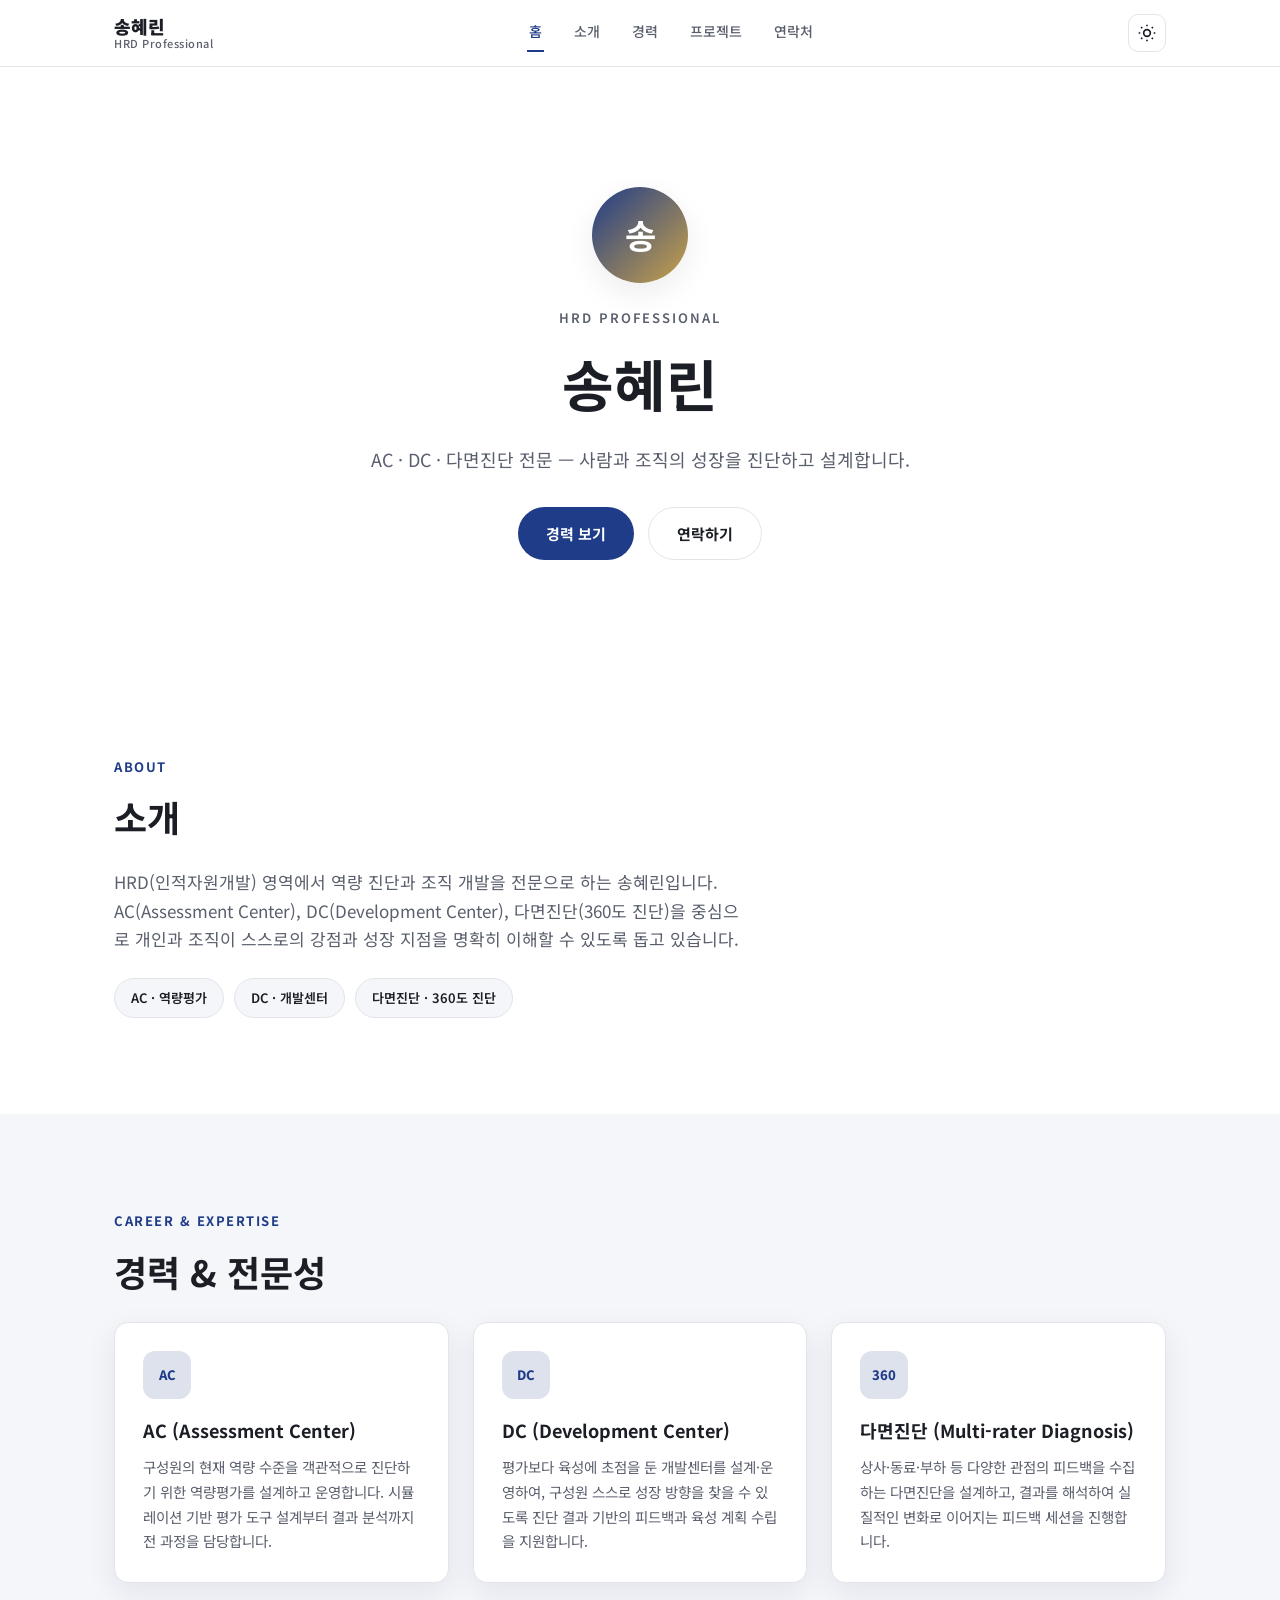
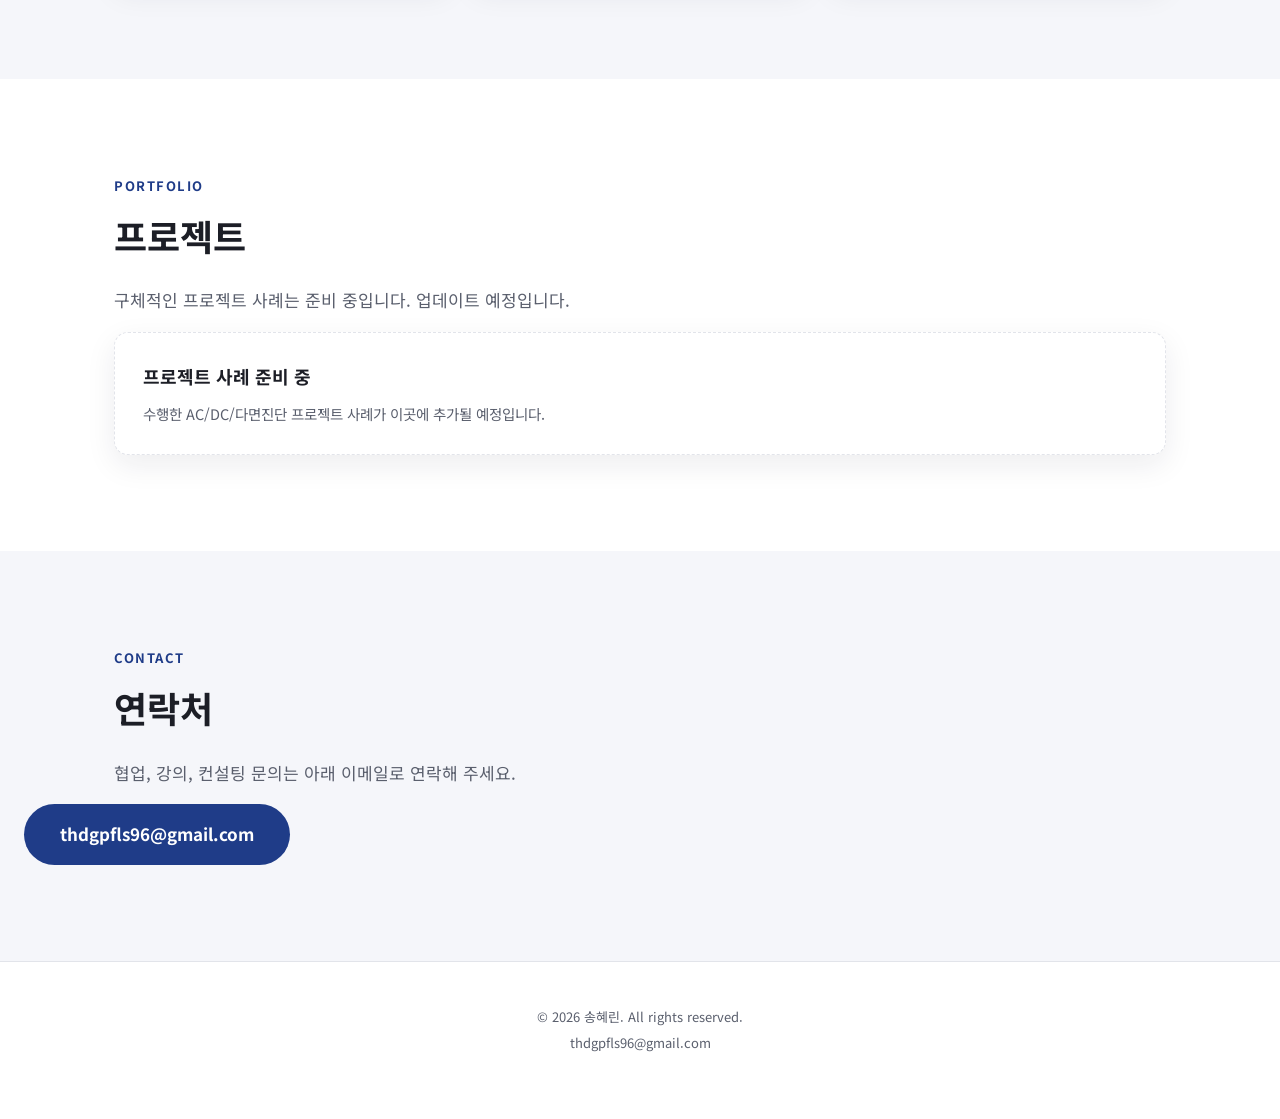
<file: DemoPort/index.html>
<!DOCTYPE html>
<html lang="ko">
<head>
<meta charset="UTF-8">
<meta name="viewport" content="width=device-width, initial-scale=1.0">
<title>송혜린 | HRD 전문가</title>
<meta name="description" content="송혜린 - HRD 전문가. AC(역량평가), DC(개발센터), 다면진단 전문 프로필 사이트입니다.">
<meta property="og:title" content="송혜린 | HRD 전문가">
<meta property="og:description" content="AC · DC · 다면진단 전문 HRD 프로필">
<meta property="og:type" content="website">
<meta property="og:locale" content="ko_KR">
<link rel="preconnect" href="https://fonts.googleapis.com">
<link rel="preconnect" href="https://fonts.gstatic.com" crossorigin>
<link href="https://fonts.googleapis.com/css2?family=Noto+Sans+KR:wght@400;500;700;900&display=swap" rel="stylesheet">
<link rel="stylesheet" href="style.css">
</head>
<body>

<header class="site-header" id="top">
  <div class="header-inner">
    <a href="#home" class="brand">송혜린<span class="brand-sub">HRD Professional</span></a>

    <nav class="main-nav" id="mainNav">
      <a href="#home" class="nav-link">홈</a>
      <a href="#about" class="nav-link">소개</a>
      <a href="#career" class="nav-link">경력</a>
      <a href="#portfolio" class="nav-link">프로젝트</a>
      <a href="#contact" class="nav-link">연락처</a>
    </nav>

    <div class="header-actions">
      <button id="themeToggle" class="icon-btn" aria-label="다크모드 전환" title="다크모드 전환">
        <svg class="icon-sun" viewBox="0 0 24 24" width="20" height="20" fill="none" stroke="currentColor" stroke-width="2"><circle cx="12" cy="12" r="4"/><path d="M12 2v2M12 20v2M4.9 4.9l1.4 1.4M17.7 17.7l1.4 1.4M2 12h2M20 12h2M4.9 19.1l1.4-1.4M17.7 6.3l1.4-1.4"/></svg>
        <svg class="icon-moon" viewBox="0 0 24 24" width="20" height="20" fill="none" stroke="currentColor" stroke-width="2"><path d="M21 12.8A9 9 0 1 1 11.2 3 7 7 0 0 0 21 12.8z"/></svg>
      </button>
      <button id="navToggle" class="icon-btn nav-toggle" aria-label="메뉴 열기" aria-expanded="false">
        <span></span><span></span><span></span>
      </button>
    </div>
  </div>
</header>

<main>

  <!-- 홈 -->
  <section id="home" class="section hero">
    <div class="hero-avatar" aria-hidden="true">송</div>
    <p class="eyebrow">HRD Professional</p>
    <h1>송혜린</h1>
    <p class="hero-tagline">AC · DC · 다면진단 전문 &mdash; 사람과 조직의 성장을 진단하고 설계합니다.</p>
    <div class="hero-cta">
      <a href="#career" class="btn btn-primary">경력 보기</a>
      <a href="#contact" class="btn btn-outline">연락하기</a>
    </div>
  </section>

  <!-- 소개 -->
  <section id="about" class="section">
    <p class="section-eyebrow">About</p>
    <h2 class="section-title">소개</h2>
    <p class="section-lead">
      HRD(인적자원개발) 영역에서 역량 진단과 조직 개발을 전문으로 하는 송혜린입니다.
      AC(Assessment Center), DC(Development Center), 다면진단(360도 진단)을 중심으로
      개인과 조직이 스스로의 강점과 성장 지점을 명확히 이해할 수 있도록 돕고 있습니다.
    </p>
    <div class="tag-row">
      <span class="tag">AC · 역량평가</span>
      <span class="tag">DC · 개발센터</span>
      <span class="tag">다면진단 · 360도 진단</span>
    </div>
  </section>

  <!-- 경력 -->
  <section id="career" class="section alt-bg">
    <p class="section-eyebrow">Career &amp; Expertise</p>
    <h2 class="section-title">경력 &amp; 전문성</h2>
    <div class="card-grid">

      <article class="card reveal">
        <div class="card-icon" aria-hidden="true">AC</div>
        <h3>AC (Assessment Center)</h3>
        <p>구성원의 현재 역량 수준을 객관적으로 진단하기 위한 역량평가를 설계하고 운영합니다.
        시뮬레이션 기반 평가 도구 설계부터 결과 분석까지 전 과정을 담당합니다.</p>
      </article>

      <article class="card reveal">
        <div class="card-icon" aria-hidden="true">DC</div>
        <h3>DC (Development Center)</h3>
        <p>평가보다 육성에 초점을 둔 개발센터를 설계·운영하여, 구성원 스스로 성장 방향을
        찾을 수 있도록 진단 결과 기반의 피드백과 육성 계획 수립을 지원합니다.</p>
      </article>

      <article class="card reveal">
        <div class="card-icon" aria-hidden="true">360</div>
        <h3>다면진단 (Multi-rater Diagnosis)</h3>
        <p>상사·동료·부하 등 다양한 관점의 피드백을 수집하는 다면진단을 설계하고,
        결과를 해석하여 실질적인 변화로 이어지는 피드백 세션을 진행합니다.</p>
      </article>

    </div>
  </section>

  <!-- 프로젝트 -->
  <section id="portfolio" class="section">
    <p class="section-eyebrow">Portfolio</p>
    <h2 class="section-title">프로젝트</h2>
    <p class="section-lead">구체적인 프로젝트 사례는 준비 중입니다. 업데이트 예정입니다.</p>
    <div class="card-grid">
      <article class="card placeholder-card">
        <h3>프로젝트 사례 준비 중</h3>
        <p>수행한 AC/DC/다면진단 프로젝트 사례가 이곳에 추가될 예정입니다.</p>
      </article>
    </div>
  </section>

  <!-- 연락처 -->
  <section id="contact" class="section alt-bg">
    <p class="section-eyebrow">Contact</p>
    <h2 class="section-title">연락처</h2>
    <p class="section-lead">협업, 강의, 컨설팅 문의는 아래 이메일로 연락해 주세요.</p>
    <a class="btn btn-primary btn-large" href="mailto:thdgpfls96@gmail.com">
      thdgpfls96@gmail.com
    </a>
  </section>

</main>

<footer class="site-footer">
  <p>&copy; 2026 송혜린. All rights reserved.</p>
  <p><a href="mailto:thdgpfls96@gmail.com">thdgpfls96@gmail.com</a></p>
</footer>

<script src="script.js"></script>
</body>
</html>
</file>
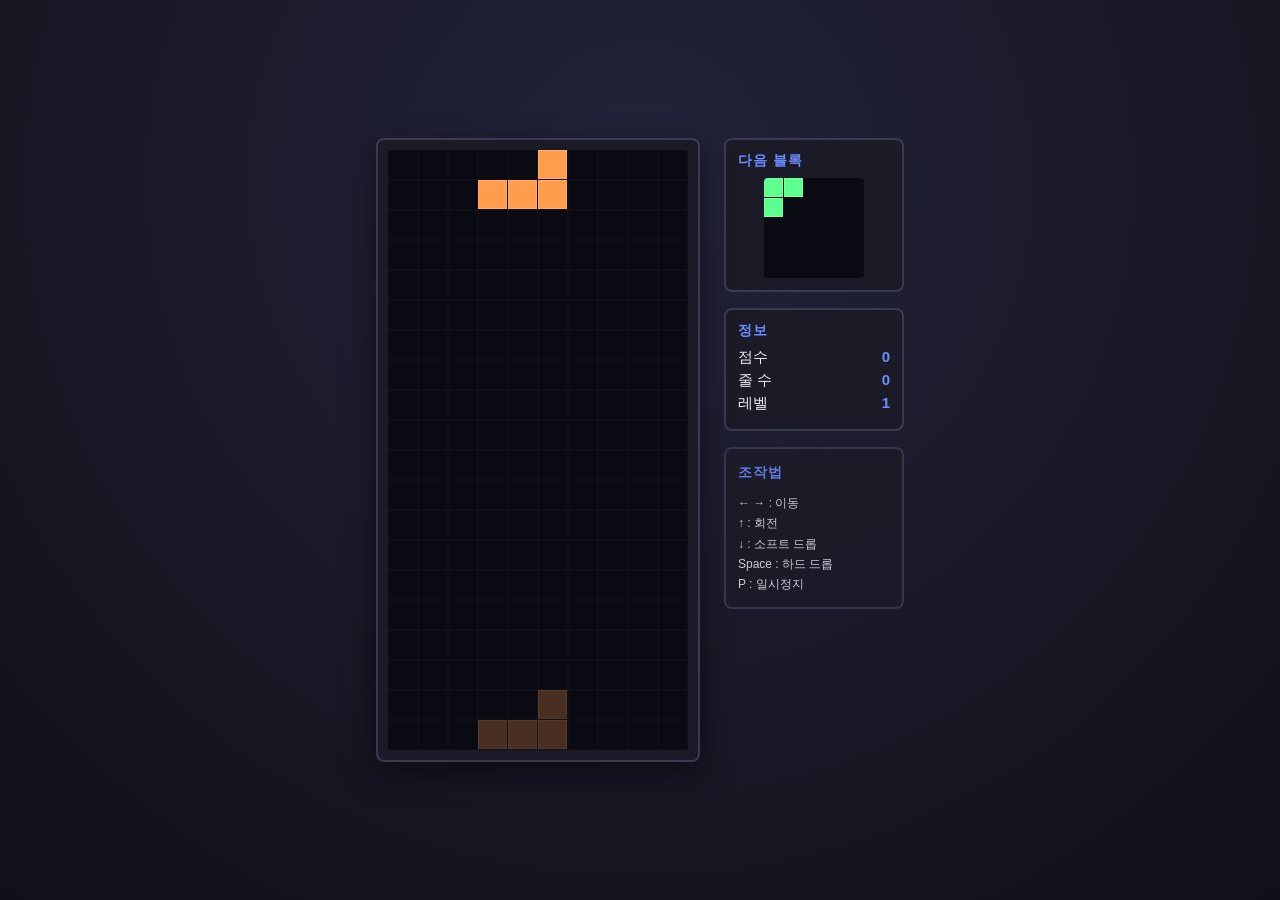
<file: tetris.html>
<!DOCTYPE html>
<html lang="ko">
<head>
<meta charset="UTF-8">
<title>테트리스</title>
<style>
  :root {
    --bg: #101018;
    --panel: #1b1b28;
    --border: #3a3a52;
    --text: #eaeaf5;
    --accent: #6c8cff;
  }
  * { box-sizing: border-box; }
  body {
    margin: 0;
    min-height: 100vh;
    display: flex;
    align-items: center;
    justify-content: center;
    background: radial-gradient(circle at 50% 20%, #23233a, var(--bg));
    color: var(--text);
    font-family: "Malgun Gothic", "Segoe UI", sans-serif;
  }
  .game-wrap {
    display: flex;
    gap: 24px;
    padding: 24px;
  }
  .board-panel {
    background: var(--panel);
    border: 2px solid var(--border);
    border-radius: 8px;
    padding: 10px;
    box-shadow: 0 10px 30px rgba(0,0,0,0.5);
  }
  canvas#board {
    display: block;
    background: #0a0a12;
    border-radius: 4px;
  }
  .side-panel {
    display: flex;
    flex-direction: column;
    gap: 16px;
    width: 180px;
  }
  .box {
    background: var(--panel);
    border: 2px solid var(--border);
    border-radius: 8px;
    padding: 12px;
  }
  .box h3 {
    margin: 0 0 8px;
    font-size: 14px;
    color: var(--accent);
    letter-spacing: 1px;
  }
  #next {
    display: block;
    margin: 0 auto;
    background: #0a0a12;
    border-radius: 4px;
  }
  .stat { display: flex; justify-content: space-between; font-size: 15px; margin: 4px 0; }
  .stat span:last-child { font-weight: bold; color: var(--accent); }
  .controls { font-size: 12px; line-height: 1.7; opacity: 0.85; }
  #overlay {
    position: absolute;
    inset: 0;
    display: none;
    align-items: center;
    justify-content: center;
    background: rgba(0,0,0,0.7);
    border-radius: 8px;
  }
  #overlay.show { display: flex; }
  .overlay-inner { text-align: center; }
  .overlay-inner h2 { margin: 0 0 10px; color: var(--accent); }
  button {
    margin-top: 10px;
    padding: 8px 20px;
    font-size: 14px;
    background: var(--accent);
    color: #101018;
    border: none;
    border-radius: 6px;
    cursor: pointer;
    font-weight: bold;
  }
  button:hover { filter: brightness(1.1); }
  .relative { position: relative; }
</style>
</head>
<body>

<div class="game-wrap">
  <div class="board-panel relative">
    <canvas id="board"></canvas>
    <div id="overlay">
      <div class="overlay-inner">
        <h2 id="overlay-title">일시정지</h2>
        <div id="overlay-sub"></div>
        <button id="overlay-btn">계속하기</button>
      </div>
    </div>
  </div>

  <div class="side-panel">
    <div class="box">
      <h3>다음 블록</h3>
      <canvas id="next" width="100" height="100"></canvas>
    </div>
    <div class="box">
      <h3>정보</h3>
      <div class="stat"><span>점수</span><span id="score">0</span></div>
      <div class="stat"><span>줄 수</span><span id="lines">0</span></div>
      <div class="stat"><span>레벨</span><span id="level">1</span></div>
    </div>
    <div class="box controls">
      <h3>조작법</h3>
      ← → : 이동<br>
      ↑ : 회전<br>
      ↓ : 소프트 드롭<br>
      Space : 하드 드롭<br>
      P : 일시정지
    </div>
  </div>
</div>

<script>
(() => {
  const COLS = 10;
  const ROWS = 20;
  const CELL = 30;

  const boardCanvas = document.getElementById('board');
  boardCanvas.width = COLS * CELL;
  boardCanvas.height = ROWS * CELL;
  const ctx = boardCanvas.getContext('2d');

  const nextCanvas = document.getElementById('next');
  const nctx = nextCanvas.getContext('2d');

  const scoreEl = document.getElementById('score');
  const linesEl = document.getElementById('lines');
  const levelEl = document.getElementById('level');
  const overlay = document.getElementById('overlay');
  const overlayTitle = document.getElementById('overlay-title');
  const overlaySub = document.getElementById('overlay-sub');
  const overlayBtn = document.getElementById('overlay-btn');

  const COLORS = {
    I: '#4dd9ff',
    O: '#ffe14d',
    T: '#c77dff',
    S: '#5dff8f',
    Z: '#ff5d6c',
    J: '#4d7bff',
    L: '#ff9d4d'
  };

  const SHAPES = {
    I: [
      [[0,1],[1,1],[2,1],[3,1]],
      [[2,0],[2,1],[2,2],[2,3]],
      [[0,2],[1,2],[2,2],[3,2]],
      [[1,0],[1,1],[1,2],[1,3]]
    ],
    O: [
      [[1,0],[2,0],[1,1],[2,1]],
      [[1,0],[2,0],[1,1],[2,1]],
      [[1,0],[2,0],[1,1],[2,1]],
      [[1,0],[2,0],[1,1],[2,1]]
    ],
    T: [
      [[1,0],[0,1],[1,1],[2,1]],
      [[1,0],[1,1],[2,1],[1,2]],
      [[0,1],[1,1],[2,1],[1,2]],
      [[1,0],[0,1],[1,1],[1,2]]
    ],
    S: [
      [[1,0],[2,0],[0,1],[1,1]],
      [[1,0],[1,1],[2,1],[2,2]],
      [[1,1],[2,1],[0,2],[1,2]],
      [[0,0],[0,1],[1,1],[1,2]]
    ],
    Z: [
      [[0,0],[1,0],[1,1],[2,1]],
      [[2,0],[1,1],[2,1],[1,2]],
      [[0,1],[1,1],[1,2],[2,2]],
      [[1,0],[0,1],[1,1],[0,2]]
    ],
    J: [
      [[0,0],[0,1],[1,1],[2,1]],
      [[1,0],[2,0],[1,1],[1,2]],
      [[0,1],[1,1],[2,1],[2,2]],
      [[1,0],[1,1],[0,2],[1,2]]
    ],
    L: [
      [[2,0],[0,1],[1,1],[2,1]],
      [[1,0],[1,1],[1,2],[2,2]],
      [[0,1],[1,1],[2,1],[0,2]],
      [[0,0],[1,0],[1,1],[1,2]]
    ]
  };

  const TYPES = Object.keys(SHAPES);

  function emptyBoard() {
    return Array.from({length: ROWS}, () => Array(COLS).fill(null));
  }

  let board = emptyBoard();
  let score = 0;
  let lines = 0;
  let level = 1;
  let dropInterval = 1000;
  let dropCounter = 0;
  let lastTime = 0;
  let paused = false;
  let gameOver = false;
  let animId = null;

  function randomBag() {
    const bag = [...TYPES];
    for (let i = bag.length - 1; i > 0; i--) {
      const j = Math.floor(Math.random() * (i + 1));
      [bag[i], bag[j]] = [bag[j], bag[i]];
    }
    return bag;
  }

  let bag = randomBag();
  function nextType() {
    if (bag.length === 0) bag = randomBag();
    return bag.pop();
  }

  function createPiece(type) {
    return { type, rotation: 0, x: 0, y: 0 };
  }

  function cellsOf(piece) {
    return SHAPES[piece.type][piece.rotation].map(([cx, cy]) => [piece.x + cx, piece.y + cy]);
  }

  let current = createPiece(nextType());
  let nextPiece = createPiece(nextType());

  function spawnPiece() {
    current = nextPiece;
    current.x = 3;
    current.y = -1;
    current.rotation = 0;
    nextPiece = createPiece(nextType());
    if (collides(current, 0, 0, current.rotation)) {
      endGame();
    }
    drawNext();
  }

  function collides(piece, dx, dy, rotation) {
    const cells = SHAPES[piece.type][rotation];
    for (const [cx, cy] of cells) {
      const x = piece.x + cx + dx;
      const y = piece.y + cy + dy;
      if (x < 0 || x >= COLS || y >= ROWS) return true;
      if (y >= 0 && board[y][x]) return true;
    }
    return false;
  }

  function merge(piece) {
    for (const [x, y] of cellsOf(piece)) {
      if (y >= 0) board[y][x] = piece.type;
    }
  }

  function clearLines() {
    let cleared = 0;
    for (let y = ROWS - 1; y >= 0; y--) {
      if (board[y].every(cell => cell)) {
        board.splice(y, 1);
        board.unshift(Array(COLS).fill(null));
        cleared++;
        y++;
      }
    }
    if (cleared > 0) {
      const points = [0, 100, 300, 500, 800];
      score += (points[cleared] || 800) * level;
      lines += cleared;
      level = Math.floor(lines / 10) + 1;
      dropInterval = Math.max(100, 1000 - (level - 1) * 80);
      updateStats();
    }
  }

  function updateStats() {
    scoreEl.textContent = score;
    linesEl.textContent = lines;
    levelEl.textContent = level;
  }

  function hardDrop() {
    let dist = 0;
    while (!collides(current, 0, dist + 1, current.rotation)) dist++;
    current.y += dist;
    score += dist * 2;
    lockPiece();
    updateStats();
  }

  function lockPiece() {
    merge(current);
    clearLines();
    spawnPiece();
    dropCounter = 0;
  }

  function move(dx) {
    if (!collides(current, dx, 0, current.rotation)) {
      current.x += dx;
    }
  }

  function softDrop(scored) {
    if (!collides(current, 0, 1, current.rotation)) {
      current.y += 1;
      if (scored) {
        score += 1;
        updateStats();
      }
    } else {
      lockPiece();
    }
  }

  function rotate() {
    const newRotation = (current.rotation + 1) % 4;
    const kicks = [0, -1, 1, -2, 2];
    for (const kick of kicks) {
      if (!collides(current, kick, 0, newRotation)) {
        current.x += kick;
        current.rotation = newRotation;
        return;
      }
    }
  }

  function drawCell(context, x, y, color, cellSize) {
    context.fillStyle = color;
    context.fillRect(x * cellSize, y * cellSize, cellSize - 1, cellSize - 1);
    context.strokeStyle = 'rgba(255,255,255,0.15)';
    context.strokeRect(x * cellSize + 0.5, y * cellSize + 0.5, cellSize - 2, cellSize - 2);
  }

  function draw() {
    ctx.fillStyle = '#0a0a12';
    ctx.fillRect(0, 0, boardCanvas.width, boardCanvas.height);

    for (let y = 0; y < ROWS; y++) {
      for (let x = 0; x < COLS; x++) {
        if (board[y][x]) {
          drawCell(ctx, x, y, COLORS[board[y][x]], CELL);
        }
      }
    }

    // 고스트 피스 (착지 예상 위치)
    let ghostY = 0;
    while (!collides(current, 0, ghostY + 1, current.rotation)) ghostY++;
    ctx.globalAlpha = 0.25;
    for (const [cx, cy] of SHAPES[current.type][current.rotation]) {
      const x = current.x + cx;
      const y = current.y + cy + ghostY;
      if (y >= 0) drawCell(ctx, x, y, COLORS[current.type], CELL);
    }
    ctx.globalAlpha = 1;

    for (const [x, y] of cellsOf(current)) {
      if (y >= 0) drawCell(ctx, x, y, COLORS[current.type], CELL);
    }

    // 그리드 라인
    ctx.strokeStyle = 'rgba(255,255,255,0.04)';
    for (let x = 0; x <= COLS; x++) {
      ctx.beginPath();
      ctx.moveTo(x * CELL, 0);
      ctx.lineTo(x * CELL, ROWS * CELL);
      ctx.stroke();
    }
    for (let y = 0; y <= ROWS; y++) {
      ctx.beginPath();
      ctx.moveTo(0, y * CELL);
      ctx.lineTo(COLS * CELL, y * CELL);
      ctx.stroke();
    }
  }

  function drawNext() {
    nctx.fillStyle = '#0a0a12';
    nctx.fillRect(0, 0, nextCanvas.width, nextCanvas.height);
    const cells = SHAPES[nextPiece.type][0];
    const size = 20;
    const offsetX = nextPiece.type === 'I' ? 10 : nextPiece.type === 'O' ? 30 : 20;
    const offsetY = 20;
    for (const [cx, cy] of cells) {
      drawCell(nctx, cx - (offsetX / size), cy + (offsetY / size) - 1, COLORS[nextPiece.type], size);
    }
  }

  function endGame() {
    gameOver = true;
    overlayTitle.textContent = '게임 오버';
    overlaySub.textContent = `최종 점수: ${score}`;
    overlayBtn.textContent = '다시 시작';
    overlay.classList.add('show');
  }

  function togglePause() {
    if (gameOver) return;
    paused = !paused;
    if (paused) {
      overlayTitle.textContent = '일시정지';
      overlaySub.textContent = '';
      overlayBtn.textContent = '계속하기';
      overlay.classList.add('show');
    } else {
      overlay.classList.remove('show');
      lastTime = performance.now();
    }
  }

  function restart() {
    board = emptyBoard();
    score = 0;
    lines = 0;
    level = 1;
    dropInterval = 1000;
    dropCounter = 0;
    paused = false;
    gameOver = false;
    bag = randomBag();
    current = createPiece(nextType());
    nextPiece = createPiece(nextType());
    spawnPiece();
    updateStats();
    overlay.classList.remove('show');
    lastTime = performance.now();
  }

  overlayBtn.addEventListener('click', () => {
    if (gameOver) {
      restart();
    } else {
      togglePause();
    }
  });

  document.addEventListener('keydown', (e) => {
    if (gameOver) return;
    if (e.code === 'KeyP') {
      togglePause();
      return;
    }
    if (paused) return;

    switch (e.code) {
      case 'ArrowLeft':
        move(-1);
        break;
      case 'ArrowRight':
        move(1);
        break;
      case 'ArrowDown':
        softDrop(true);
        break;
      case 'ArrowUp':
        rotate();
        break;
      case 'Space':
        e.preventDefault();
        hardDrop();
        break;
    }
    draw();
  });

  function update(time = 0) {
    if (!paused && !gameOver) {
      const delta = time - lastTime;
      lastTime = time;
      dropCounter += delta;
      if (dropCounter > dropInterval) {
        softDrop(false);
        dropCounter = 0;
      }
      draw();
    }
    animId = requestAnimationFrame(update);
  }

  spawnPiece();
  updateStats();
  update();
})();
</script>
</body>
</html>
</file>
<file: DemoPort/style.css>
:root {
  --color-primary: #1f3c88;
  --color-primary-light: #3a5fc4;
  --color-accent: #c9a24b;
  --color-bg: #ffffff;
  --color-bg-alt: #f5f6fa;
  --color-surface: #ffffff;
  --color-text: #1c1e26;
  --color-text-muted: #5a5f6d;
  --color-border: #e2e4ea;
  --shadow: 0 10px 30px rgba(20, 25, 50, 0.08);
  --radius: 14px;
}

[data-theme="dark"] {
  --color-primary: #6c8cff;
  --color-primary-light: #89a2ff;
  --color-accent: #e0bd6b;
  --color-bg: #12141c;
  --color-bg-alt: #191c27;
  --color-surface: #1c1f2c;
  --color-text: #eef0f5;
  --color-text-muted: #a7abbd;
  --color-border: #2a2e3d;
  --shadow: 0 10px 30px rgba(0, 0, 0, 0.4);
}

* { box-sizing: border-box; }

html {
  scroll-behavior: smooth;
  scroll-padding-top: 80px;
}

body {
  margin: 0;
  background: var(--color-bg);
  color: var(--color-text);
  font-family: "Noto Sans KR", "Malgun Gothic", -apple-system, sans-serif;
  line-height: 1.7;
  transition: background 0.3s ease, color 0.3s ease;
}

a { color: inherit; text-decoration: none; }

/* ---------- 헤더 ---------- */
.site-header {
  position: sticky;
  top: 0;
  z-index: 100;
  background: color-mix(in srgb, var(--color-bg) 88%, transparent);
  backdrop-filter: blur(10px);
  border-bottom: 1px solid var(--color-border);
}

.header-inner {
  max-width: 1100px;
  margin: 0 auto;
  padding: 14px 24px;
  display: flex;
  align-items: center;
  justify-content: space-between;
  gap: 16px;
}

.brand {
  font-weight: 900;
  font-size: 18px;
  display: flex;
  flex-direction: column;
  line-height: 1.2;
}

.brand-sub {
  font-size: 11px;
  font-weight: 500;
  color: var(--color-text-muted);
  letter-spacing: 0.5px;
}

.main-nav {
  display: flex;
  gap: 28px;
}

.nav-link {
  font-size: 14px;
  font-weight: 500;
  color: var(--color-text-muted);
  padding: 6px 2px;
  border-bottom: 2px solid transparent;
  transition: color 0.2s, border-color 0.2s;
}

.nav-link:hover,
.nav-link.active {
  color: var(--color-primary);
  border-color: var(--color-primary);
}

.header-actions {
  display: flex;
  align-items: center;
  gap: 8px;
}

.icon-btn {
  border: 1px solid var(--color-border);
  background: var(--color-surface);
  color: var(--color-text);
  border-radius: 10px;
  width: 38px;
  height: 38px;
  display: flex;
  align-items: center;
  justify-content: center;
  cursor: pointer;
}

.icon-btn:hover { border-color: var(--color-primary); }

.icon-moon { display: none; }
[data-theme="dark"] .icon-sun { display: none; }
[data-theme="dark"] .icon-moon { display: block; }

.nav-toggle {
  display: none;
  flex-direction: column;
  gap: 4px;
}

.nav-toggle span {
  width: 18px;
  height: 2px;
  background: var(--color-text);
  border-radius: 2px;
}

/* ---------- 섹션 공통 ---------- */
.section {
  max-width: 1100px;
  margin: 0 auto;
  padding: 96px 24px;
}

.alt-bg { background: var(--color-bg-alt); }
main .alt-bg { max-width: none; }
main .alt-bg > * { max-width: 1052px; margin-left: auto; margin-right: auto; }

.section-eyebrow {
  color: var(--color-primary);
  font-weight: 700;
  font-size: 13px;
  letter-spacing: 1.5px;
  text-transform: uppercase;
  margin: 0 0 8px;
}

.section-title {
  font-size: clamp(26px, 4vw, 36px);
  margin: 0 0 20px;
}

.section-lead {
  color: var(--color-text-muted);
  font-size: 17px;
  max-width: 640px;
}

/* ---------- 히어로 ---------- */
.hero {
  text-align: center;
  padding-top: 120px;
  padding-bottom: 100px;
  display: flex;
  flex-direction: column;
  align-items: center;
}

.hero-avatar {
  width: 96px;
  height: 96px;
  border-radius: 50%;
  background: linear-gradient(135deg, var(--color-primary), var(--color-accent));
  color: #fff;
  font-size: 34px;
  font-weight: 700;
  display: flex;
  align-items: center;
  justify-content: center;
  margin-bottom: 24px;
  box-shadow: var(--shadow);
}

.eyebrow {
  color: var(--color-text-muted);
  font-weight: 600;
  letter-spacing: 2px;
  text-transform: uppercase;
  font-size: 13px;
  margin: 0 0 6px;
}

.hero h1 {
  font-size: clamp(36px, 6vw, 56px);
  margin: 0 0 14px;
}

.hero-tagline {
  color: var(--color-text-muted);
  font-size: 18px;
  max-width: 560px;
  margin: 0 0 32px;
}

.hero-cta {
  display: flex;
  gap: 14px;
  flex-wrap: wrap;
  justify-content: center;
}

/* ---------- 버튼 ---------- */
.btn {
  display: inline-flex;
  align-items: center;
  justify-content: center;
  padding: 13px 28px;
  border-radius: 999px;
  font-weight: 700;
  font-size: 15px;
  transition: transform 0.15s ease, box-shadow 0.15s ease, background 0.2s;
}

.btn-primary {
  background: var(--color-primary);
  color: #fff;
}

.btn-primary:hover {
  transform: translateY(-2px);
  box-shadow: var(--shadow);
}

.btn-outline {
  border: 1.5px solid var(--color-border);
  color: var(--color-text);
}

.btn-outline:hover {
  border-color: var(--color-primary);
  color: var(--color-primary);
}

.btn-large { font-size: 17px; padding: 16px 36px; }

/* ---------- 태그 ---------- */
.tag-row {
  display: flex;
  flex-wrap: wrap;
  gap: 10px;
  margin-top: 24px;
}

.tag {
  background: var(--color-bg-alt);
  border: 1px solid var(--color-border);
  color: var(--color-text);
  padding: 8px 16px;
  border-radius: 999px;
  font-size: 13px;
  font-weight: 600;
}

/* ---------- 카드 ---------- */
.card-grid {
  display: grid;
  grid-template-columns: repeat(auto-fit, minmax(240px, 1fr));
  gap: 24px;
  margin-top: 12px;
}

.card {
  background: var(--color-surface);
  border: 1px solid var(--color-border);
  border-radius: var(--radius);
  padding: 28px;
  box-shadow: var(--shadow);
  opacity: 0;
  transform: translateY(16px);
  transition: opacity 0.5s ease, transform 0.5s ease;
}

.card.reveal.in-view {
  opacity: 1;
  transform: translateY(0);
}

.card-icon {
  width: 48px;
  height: 48px;
  border-radius: 12px;
  background: color-mix(in srgb, var(--color-primary) 15%, transparent);
  color: var(--color-primary);
  font-weight: 800;
  font-size: 13px;
  display: flex;
  align-items: center;
  justify-content: center;
  margin-bottom: 16px;
}

.card h3 { margin: 0 0 10px; font-size: 18px; }
.card p { margin: 0; color: var(--color-text-muted); font-size: 14.5px; }

.placeholder-card {
  opacity: 1;
  transform: none;
  border-style: dashed;
}

/* ---------- 푸터 ---------- */
.site-footer {
  text-align: center;
  padding: 40px 24px 60px;
  color: var(--color-text-muted);
  font-size: 13px;
  border-top: 1px solid var(--color-border);
}

.site-footer p { margin: 4px 0; }
.site-footer a:hover { color: var(--color-primary); }

/* ---------- 반응형 ---------- */
@media (max-width: 768px) {
  .main-nav {
    position: fixed;
    top: 65px;
    left: 0;
    right: 0;
    background: var(--color-bg);
    border-bottom: 1px solid var(--color-border);
    flex-direction: column;
    padding: 12px 24px 20px;
    gap: 4px;
    transform: translateY(-120%);
    transition: transform 0.25s ease;
  }

  .main-nav.open { transform: translateY(0); }

  .nav-link { padding: 10px 0; }

  .nav-toggle { display: flex; }

  .section { padding: 64px 20px; }

  .hero { padding-top: 72px; }
}
</file>
